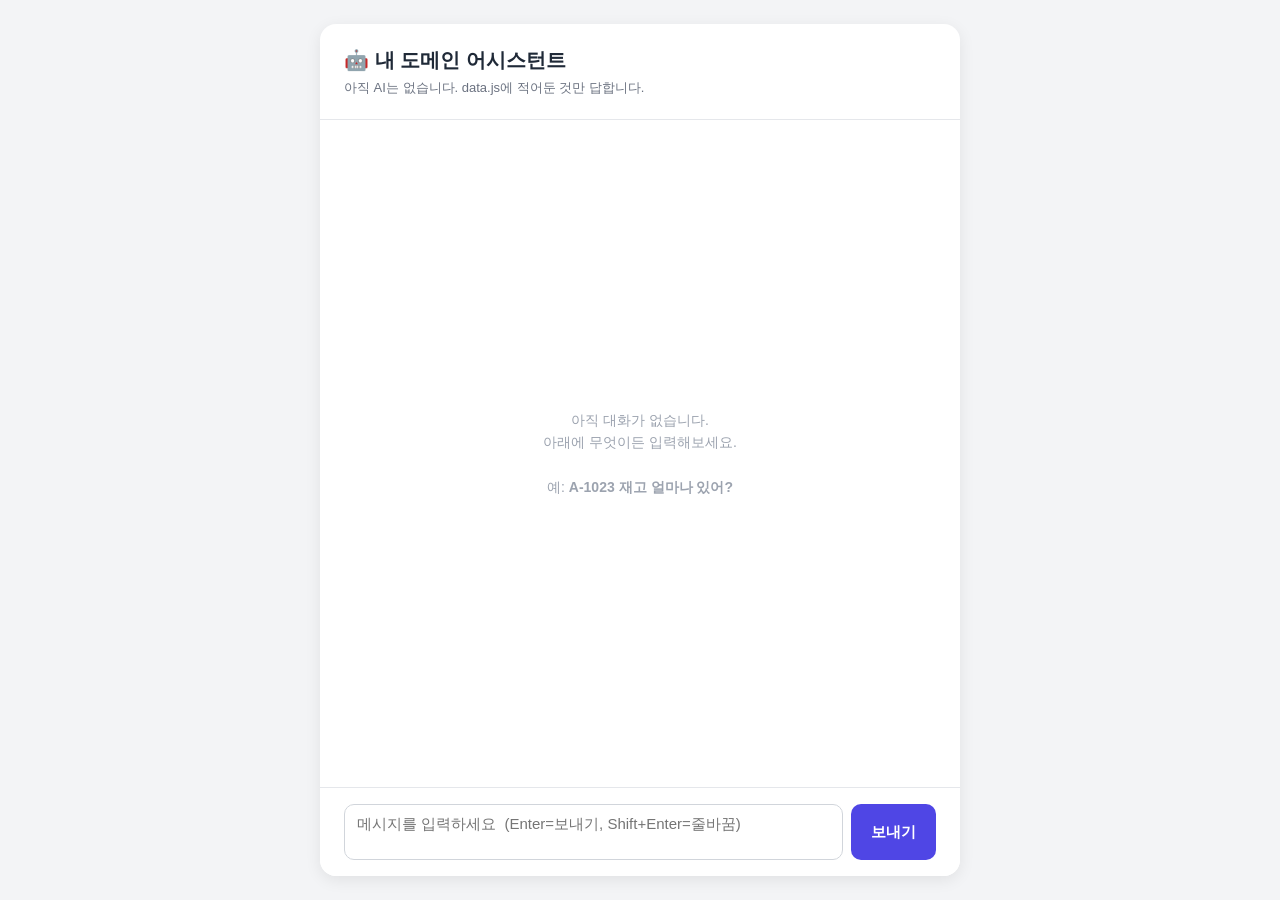
<file: 02-web/01-web-basic/example/index.html>
<!DOCTYPE html>
<!--
  2-1단계 완성본 — 채팅창의 "뼈대"
  ================================================================
  HTML은 "무엇이 있는가"만 정합니다.
    꾸미기는 style.css, 동작은 script.js, 답할 내용물은 data.js가 맡습니다.

  ★ 이 파일에서 눈여겨볼 것 세 가지

    ① id="..." 속성
       JavaScript가 요소를 찾아올 때 쓰는 이름표입니다.
       이 파일의 id 와 script.js 의 getElementById 가 짝입니다.
       한쪽만 바꾸면 그 순간 화면이 죽습니다. 초보자 에러 1순위입니다.

    ② 아래 세 줄은 "나중에 추가된 줄"입니다
         <link rel="stylesheet" ...>   ← STEP 2에서 추가 (꾸미기 연결)
         <script src="data.js">        ← STEP 4에서 추가 (내용물 연결)
         <script src="script.js">      ← STEP 3에서 추가 (동작 연결)
       STEP 1에서는 이 셋이 없었고, 그래도 화면은 떴습니다.
       "HTML만으로도 페이지는 존재한다"가 STEP 1의 결론이었습니다.

    ③ data.js 가 script.js 보다 먼저 옵니다 ← ★ 순서가 중요합니다
       script.js가 DUMMY_DATA를 쓰는데, 아직 안 읽힌 상태면
       "DUMMY_DATA is not defined" 라는 빨간 글씨를 보게 됩니다.

  ★ 이 페이지는 서버가 없습니다. 파일을 더블클릭하면 그걸로 끝입니다.
    터미널 명령도, 파이썬도, 인터넷도 필요 없습니다.
-->
<html lang="ko">
<head>
  <meta charset="UTF-8">
  <meta name="viewport" content="width=device-width, initial-scale=1.0">
  <title>내 도메인 어시스턴트</title>

  <!-- STEP 2에서 추가된 줄 — 이 한 줄이 style.css를 데려옵니다 -->
  <link rel="stylesheet" href="style.css">
</head>
<body>

  <main class="chat">

    <!-- ① 머리말 — 각자 자기 도메인으로 바꿔보세요 -->
    <header class="chat-header">
      <h1>🤖 내 도메인 어시스턴트</h1>
      <p class="subtitle">아직 AI는 없습니다. data.js에 적어둔 것만 답합니다.</p>
    </header>

    <!-- ② 대화가 쌓이는 곳 — 처음엔 비어 있고, script.js가 채웁니다 -->
    <div id="messages" class="messages"></div>

    <!-- ③ 입력 영역
         <form>으로 감싼 이유: Enter 키로 보내기가 공짜로 따라옵니다.
         (form은 "제출"이라는 개념을 브라우저가 이미 알고 있습니다) -->
    <form id="chat-form" class="composer">
      <textarea
        id="input"
        rows="2"
        placeholder="메시지를 입력하세요  (Enter=보내기, Shift+Enter=줄바꿈)"></textarea>
      <button id="send" type="submit">보내기</button>
    </form>

  </main>

  <!-- ⚠️ 항상 body 맨 끝에 둡니다. 위 요소들이 먼저 만들어져야 찾을 수 있습니다.
       그리고 data.js 가 script.js 보다 먼저여야 합니다. -->
  <script src="data.js"></script>
  <script src="script.js"></script>

</body>
</html>
</file>
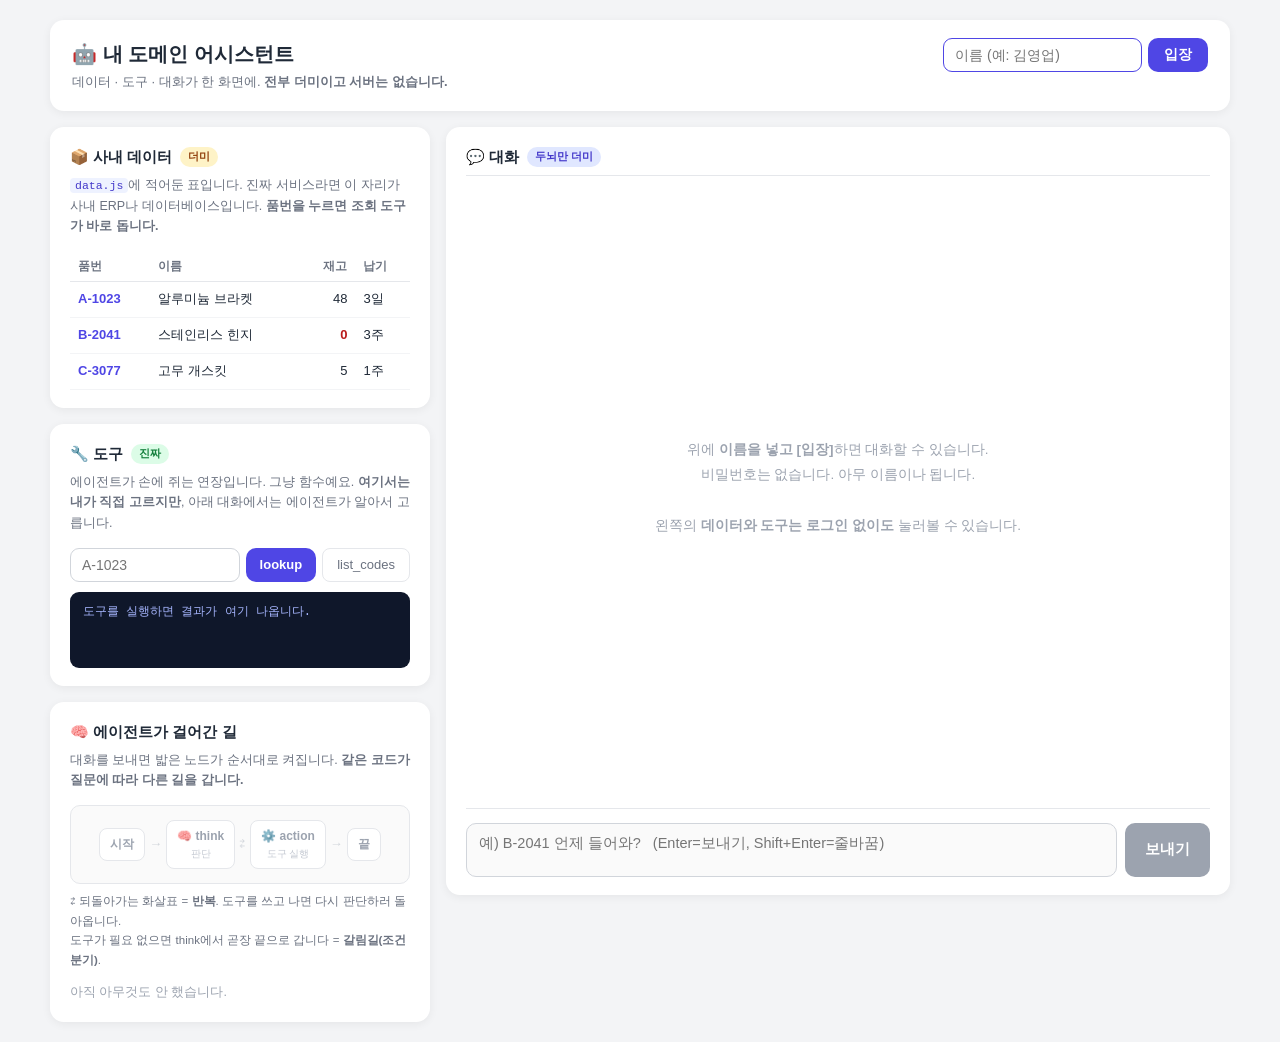
<file: 02-web/02-web-goal/example/index.html>
<!DOCTYPE html>
<!--
  2-2단계 완성본 — 에이전트 껍데기 (한 화면)
  ================================================================
  ★ 화면 하나에 네 덩어리가 다 나와 있습니다. 눌러보면서 익히라고 이렇게 폈습니다.

    ① 📦 사내 데이터   data.js의 표 그대로.  품번을 누르면 도구가 바로 돕니다
    ② 🔧 도구          에이전트가 쥐는 연장.  직접 눌러 실행해볼 수 있습니다
    ③ 💬 대화          같은 도구를 에이전트가 "알아서" 골라 쓰는 자리
    ④ 🧠 그래프        방금 에이전트가 어느 노드를 어떤 순서로 밟았는지

  ★ ②와 ③을 비교하는 게 이 화면의 핵심입니다.

      ② 도구를 내가 고른다  → 프로그램
      ③ 도구를 쟤가 고른다  → 에이전트

    같은 lookup() 함수를, 왼쪽에서는 내가 누르고 오른쪽에서는 에이전트가 부릅니다.
    그 차이 하나가 "챗봇"과 "에이전트"를 가릅니다.

  ★ 서버가 없습니다. 이 파일을 더블클릭하면 그걸로 끝입니다.
    설치도, 터미널도, 계정도, 인터넷도 필요 없습니다.
-->
<html lang="ko">
<head>
  <meta charset="UTF-8">
  <meta name="viewport" content="width=device-width, initial-scale=1.0">
  <title>내 도메인 어시스턴트 — 에이전트 껍데기</title>
  <link rel="stylesheet" href="style.css">
</head>
<body>

<div class="app">

  <!-- ═══ 머리말 + 로그인 ═══════════════════════════════════════ -->
  <header class="app-header">
    <div>
      <h1>🤖 내 도메인 어시스턴트</h1>
      <p class="subtitle">데이터 · 도구 · 대화가 한 화면에. <b>전부 더미이고 서버는 없습니다.</b></p>
    </div>

    <div class="session">
      <!-- 로그인 — 이름만 적으면 통과하는 더미입니다.
           ⚠️ 어디에도 저장하지 않습니다. 새로고침하거나 창을 닫으면 바로 풀립니다. -->
      <form id="login-form" class="login-form">
        <input id="login-name" type="text" placeholder="이름 (예: 김영업)" autocomplete="off">
        <button type="submit">입장</button>
      </form>

      <div id="who-box" class="who-box hidden">
        <span id="who" class="who"></span>
        <button id="new-chat" class="ghost" type="button">새 대화</button>
        <button id="logout" class="ghost" type="button">나가기</button>
      </div>
    </div>
  </header>


  <main class="grid">

    <!-- ═══ ① 사내 데이터 ═══════════════════════════════════════ -->
    <section class="panel">
      <h2>📦 사내 데이터 <span class="tag fake">더미</span></h2>
      <p class="panel-hint">
        <code>data.js</code>에 적어둔 표입니다. 진짜 서비스라면 이 자리가
        사내 ERP나 데이터베이스입니다. <b>품번을 누르면 조회 도구가 바로 돕니다.</b>
      </p>
      <table class="table">
        <thead>
          <tr><th>품번</th><th>이름</th><th class="num">재고</th><th>납기</th></tr>
        </thead>
        <tbody id="inventory"></tbody>
      </table>
    </section>


    <!-- ═══ ② 도구 ══════════════════════════════════════════════ -->
    <section class="panel">
      <h2>🔧 도구 <span class="tag real">진짜</span></h2>
      <p class="panel-hint">
        에이전트가 손에 쥐는 연장입니다. 그냥 함수예요.
        <b>여기서는 내가 직접 고르지만</b>, 아래 대화에서는 에이전트가 알아서 고릅니다.
      </p>

      <div class="tool-row">
        <input id="tool-code" type="text" placeholder="A-1023" autocomplete="off">
        <button id="run-lookup" type="button">lookup</button>
        <button id="run-list" class="ghost" type="button">list_codes</button>
      </div>

      <pre id="tool-result" class="tool-result">도구를 실행하면 결과가 여기 나옵니다.</pre>
    </section>


    <!-- ═══ ④ 그래프 ════════════════════════════════════════════ -->
    <section class="panel">
      <h2>🧠 에이전트가 걸어간 길</h2>
      <p class="panel-hint">
        대화를 보내면 밟은 노드가 순서대로 켜집니다.
        <b>같은 코드가 질문에 따라 다른 길을 갑니다.</b>
      </p>

      <!-- 그래프 그림 — agent.js의 구조를 그대로 그린 것입니다 -->
      <div class="graph">
        <span class="gnode" id="g-start">시작</span>
        <span class="garrow">→</span>
        <span class="gnode think" id="g-think">🧠 think<small>판단</small></span>
        <span class="garrow" id="g-branch">⇄</span>
        <span class="gnode action" id="g-action">⚙️ action<small>도구 실행</small></span>
        <span class="garrow">→</span>
        <span class="gnode" id="g-end">끝</span>
      </div>
      <p class="graph-note">
        ⇄ 되돌아가는 화살표 = <b>반복</b>. 도구를 쓰고 나면 다시 판단하러 돌아옵니다.<br>
        도구가 필요 없으면 think에서 곧장 끝으로 갑니다 = <b>갈림길(조건 분기)</b>.
      </p>

      <ol id="trace" class="trace"></ol>
    </section>


    <!-- ═══ ③ 대화 ══════════════════════════════════════════════ -->
    <section class="panel chat-panel">
      <h2>💬 대화 <span class="tag half">두뇌만 더미</span></h2>

      <div id="messages" class="messages"></div>

      <form id="chat-form" class="composer">
        <textarea
          id="input"
          rows="2"
          placeholder="예) B-2041 언제 들어와?   (Enter=보내기, Shift+Enter=줄바꿈)"></textarea>
        <button id="send" type="submit">보내기</button>
      </form>
    </section>

  </main>
</div>

<!-- ⚠️ 순서가 중요합니다. 아래에서 위를 부르기 때문에 위가 먼저 읽혀야 합니다.
     data.js  → 더미 사내 데이터 (재고표 · 사용자)
     brain.js → 판단 (여기가 나중에 진짜 LLM이 들어갈 자리)
     agent.js → 그래프 + 도구 + 화면이 부르는 Backend
     script.js → 화면 동작 -->
<script src="data.js"></script>
<script src="brain.js"></script>
<script src="agent.js"></script>
<script src="script.js"></script>

</body>
</html>
</file>
<file: 02-web/01-web-basic/example/style.css>
/*
  2-1단계 완성본 — 채팅창 "꾸미기"
  ================================================================
  ★ 이 파일의 진짜 목적은 CSS 속성을 외우는 게 아닙니다.

      "HTML은 한 글자도 안 바뀌었는데 화면이 완전히 달라졌다"

    이걸 눈으로 확인하는 것입니다. (STEP 1 → STEP 2)
    구조(HTML)와 겉모습(CSS)은 분리되어 있습니다.

  ★ 먼저 바꿔볼 것: 아래 --main-color 값 하나
      #4f46e5(보라) → #059669(초록) → #dc2626(빨강)
    저장 → 브라우저 새로고침. 이 루프를 몸에 익히세요.
*/

/* ── 색깔 한곳 모으기 ──────────────────────────────────────────
   :root 는 "문서 전체"를 뜻합니다.
   여기서 정한 이름을 아래에서 var(--이름) 으로 꺼내 씁니다.
   색을 한 곳에서만 고치면 되도록 모아둔 것입니다. */
:root {
  --main-color: #4f46e5;   /* 버튼·내 말풍선 색 */
  --bg-color: #f3f4f6;     /* 배경 색 */
  --card-color: #ffffff;   /* 카드 색 */
  --text-color: #1f2937;   /* 글자 색 */
  --bot-bubble: #f3f4f6;   /* 상대 말풍선 색 */
  --line-color: #e5e7eb;   /* 구분선 색 */
}

/* ── 페이지 전체 ────────────────────────────────────────────── */
body {
  margin: 0;
  padding: 24px 16px;
  background: var(--bg-color);
  color: var(--text-color);
  font-family: "Segoe UI", "맑은 고딕", sans-serif;
  line-height: 1.6;
}

/* ── 가운데 흰 카드 = 채팅창 전체 ───────────────────────────── */
.chat {
  max-width: 640px;
  height: calc(100vh - 48px);   /* 화면 높이에서 위아래 여백을 뺀 만큼 */
  margin: 0 auto;
  background: var(--card-color);
  border-radius: 16px;
  box-shadow: 0 4px 16px rgba(0, 0, 0, 0.08);

  /* ★ 채팅창의 핵심 배치
     세로로 [머리말][대화][입력창] 세 덩어리를 쌓고,
     가운데 대화 영역만 남는 공간을 다 차지하게 합니다. */
  display: flex;
  flex-direction: column;
  overflow: hidden;
}

/* ── ① 머리말 ───────────────────────────────────────────────── */
.chat-header {
  padding: 20px 24px;
  border-bottom: 1px solid var(--line-color);
}

.chat-header h1 {
  margin: 0 0 2px;
  font-size: 20px;
}

.subtitle {
  margin: 0;
  color: #6b7280;
  font-size: 13px;
}

/* ── ② 대화 영역 ────────────────────────────────────────────── */
.messages {
  flex: 1;                 /* ★ 남는 공간을 전부 차지 */
  overflow-y: auto;        /* 넘치면 이 안에서만 스크롤 */
  padding: 20px 24px;
  display: flex;
  flex-direction: column;
  gap: 12px;
}

/* 말풍선 공통 */
.bubble {
  max-width: 78%;
  padding: 10px 14px;
  border-radius: 14px;
  white-space: pre-wrap;   /* 줄바꿈(\n)을 화면에도 줄바꿈으로 */
  word-break: break-word;  /* 긴 단어가 상자를 뚫고 나가지 않게 */
  font-size: 15px;
}

/* 내가 쓴 말 — 오른쪽, 색 채움 */
.bubble.me {
  align-self: flex-end;
  background: var(--main-color);
  color: white;
  border-bottom-right-radius: 4px;   /* 한 귀퉁이만 각지게 = 말풍선 느낌 */
}

/* 답변 — 왼쪽, 회색 */
.bubble.bot {
  align-self: flex-start;
  background: var(--bot-bubble);
  color: var(--text-color);
  border-bottom-left-radius: 4px;
}

/* "생각 중..." 표시 — 옅게 */
.bubble.pending {
  opacity: 0.55;
}

/* 대화가 하나도 없을 때 안내 */
.empty {
  margin: auto;
  color: #9ca3af;
  font-size: 14px;
  text-align: center;
}

/* ── ③ 입력 영역 ────────────────────────────────────────────── */
.composer {
  display: flex;
  gap: 8px;
  padding: 16px 24px;
  border-top: 1px solid var(--line-color);
  background: var(--card-color);
}

textarea {
  flex: 1;
  box-sizing: border-box;  /* 없으면 padding 때문에 상자를 뚫고 나갑니다 */
  padding: 10px 12px;
  border: 1px solid #d1d5db;
  border-radius: 10px;
  font-family: inherit;    /* 위에서 정한 글꼴 그대로 */
  font-size: 15px;
  resize: none;
}

textarea:focus {
  outline: none;
  border-color: var(--main-color);
}

button {
  padding: 0 20px;
  background: var(--main-color);
  color: white;
  border: none;
  border-radius: 10px;
  font-size: 15px;
  font-weight: 600;
  cursor: pointer;         /* 마우스를 올리면 손가락 모양 */
  white-space: nowrap;
}

button:hover {
  opacity: 0.9;
}

button:disabled {
  background: #9ca3af;
  cursor: not-allowed;
}
</file>
<file: 02-web/02-web-goal/example/style.css>
/*
  2-2단계 완성본 — 화면 "꾸미기"
  ================================================================
  ★ 2-1단계의 style.css를 그대로 가져와 아래를 덧붙였습니다.

    ① 한 화면 배치 (grid)     네 덩어리를 한 페이지에 펼치기
    ② 데이터 표 · 도구 패널
    ③ 그래프 그림             밟은 노드가 켜지는 것
    ④ 진행 과정 · 근거 칩      에이전트가 무슨 일을 했는지

  말풍선·입력창·색은 2-1단계와 같습니다.
*/

:root {
  --main-color: #4f46e5;
  --bg-color: #f3f4f6;
  --card-color: #ffffff;
  --text-color: #1f2937;
  --bot-bubble: #f3f4f6;
  --line-color: #e5e7eb;
  --step-color: #7c3aed;    /* think 강조색 */
  --act-color: #b45309;     /* action 강조색 */
}

* { box-sizing: border-box; }

body {
  margin: 0;
  padding: 20px 16px;
  background: var(--bg-color);
  color: var(--text-color);
  font-family: "Segoe UI", "맑은 고딕", sans-serif;
  line-height: 1.6;
}

.hidden { display: none !important; }

code {
  padding: 1px 5px;
  background: #eef2ff;
  border-radius: 4px;
  color: #4338ca;
  font-size: 0.92em;
}


/* ══ ① 전체 배치 ═════════════════════════════════════════════ */
.app {
  max-width: 1180px;
  margin: 0 auto;
}

.app-header {
  display: flex;
  align-items: flex-start;
  justify-content: space-between;
  flex-wrap: wrap;
  gap: 12px;
  margin-bottom: 16px;
  padding: 18px 22px;
  background: var(--card-color);
  border-radius: 14px;
  box-shadow: 0 2px 10px rgba(0, 0, 0, 0.06);
}

.app-header h1 { margin: 0 0 2px; font-size: 20px; }
.subtitle { margin: 0; color: #6b7280; font-size: 13px; }

/* 왼쪽 = 데이터·도구·그래프,  오른쪽 = 대화 (키가 큰 쪽) */
.grid {
  display: grid;
  grid-template-columns: 380px 1fr;
  gap: 16px;
  align-items: start;
}

.panel {
  padding: 18px 20px;
  background: var(--card-color);
  border-radius: 14px;
  box-shadow: 0 2px 10px rgba(0, 0, 0, 0.06);
}

.panel h2 {
  display: flex;
  align-items: center;
  gap: 8px;
  margin: 0 0 6px;
  font-size: 15px;
}

.panel-hint {
  margin: 0 0 14px;
  color: #6b7280;
  font-size: 12.5px;
  line-height: 1.65;
}

/* 대화 패널은 오른쪽 칸 전체를 세로로 차지합니다 */
.chat-panel {
  grid-column: 2;
  grid-row: 1 / span 3;
  display: flex;
  flex-direction: column;
  height: calc(100vh - 132px);
  min-height: 520px;
}

/* 화면이 좁으면 한 줄로 쌓습니다 */
@media (max-width: 900px) {
  .grid { grid-template-columns: 1fr; }
  .chat-panel { grid-column: 1; grid-row: auto; height: 70vh; }
}

/* 진짜 / 가짜 딱지 — 이 수업에서 제일 중요한 구분입니다 */
.tag {
  padding: 1px 8px;
  border-radius: 999px;
  font-size: 11px;
  font-weight: 600;
}

.tag.real { background: #dcfce7; color: #15803d; }
.tag.fake { background: #fef3c7; color: #92400e; }
.tag.half { background: #e0e7ff; color: #4338ca; }


/* ══ 로그인 (더미) ════════════════════════════════════════════ */
.session { display: flex; align-items: center; }

.login-form { display: flex; gap: 6px; }

.login-form input,
.tool-row input {
  padding: 8px 11px;
  border: 1px solid #d1d5db;
  border-radius: 9px;
  font-family: inherit;
  font-size: 14px;
}

.login-form input:focus,
.tool-row input:focus {
  outline: none;
  border-color: var(--main-color);
}

.login-form button { padding: 0 16px; font-size: 14px; }

.who-box { display: flex; align-items: center; gap: 8px; }
.who { color: #374151; font-size: 13px; font-weight: 600; }

/* 테두리만 있는 보조 버튼 */
button.ghost {
  padding: 6px 12px;
  background: transparent;
  color: #6b7280;
  border: 1px solid var(--line-color);
  border-radius: 8px;
  font-size: 12.5px;
  font-weight: 500;
}

button.ghost:hover { background: var(--bg-color); opacity: 1; }


/* ══ ② 데이터 표 ═════════════════════════════════════════════ */
.table {
  width: 100%;
  border-collapse: collapse;
  font-size: 13px;
}

.table th {
  padding: 6px 8px;
  border-bottom: 1px solid var(--line-color);
  color: #6b7280;
  font-size: 11.5px;
  font-weight: 600;
  text-align: left;
}

.table td {
  padding: 7px 8px;
  border-bottom: 1px solid #f3f4f6;
}

.table .num { text-align: right; }

/* 품번 칸 — 누르면 도구가 돕니다 */
.table tr.row:hover { background: #f9fafb; cursor: pointer; }
.table .code { color: var(--main-color); font-weight: 600; }

/* 재고 0 — 눈에 띄게 */
.table .zero { color: #b91c1c; font-weight: 600; }


/* ══ ② 도구 패널 ═════════════════════════════════════════════ */
.tool-row {
  display: flex;
  gap: 6px;
  margin-bottom: 10px;
}

.tool-row input { flex: 1; min-width: 0; }
.tool-row button { padding: 0 14px; font-size: 13px; }

.tool-result {
  margin: 0;
  padding: 11px 13px;
  min-height: 76px;
  max-height: 200px;
  overflow-y: auto;
  background: #0f172a;
  border-radius: 9px;
  color: #a5b4fc;
  font-family: Consolas, "D2Coding", monospace;
  font-size: 12px;
  line-height: 1.65;
  white-space: pre-wrap;
  word-break: break-word;
}


/* ══ ③ 그래프 그림 ═══════════════════════════════════════════ */
.graph {
  display: flex;
  align-items: center;
  justify-content: center;
  flex-wrap: wrap;
  gap: 4px;
  padding: 14px 6px;
  background: #fafafa;
  border: 1px solid var(--line-color);
  border-radius: 10px;
}

.gnode {
  display: flex;
  flex-direction: column;
  align-items: center;
  padding: 6px 10px;
  border: 1px solid var(--line-color);
  border-radius: 8px;
  background: var(--card-color);
  color: #9ca3af;
  font-size: 12px;
  font-weight: 600;
  transition: all 0.25s;
}

.gnode small { color: #c4c9d2; font-size: 10px; font-weight: 500; }

.garrow { color: #d1d5db; font-size: 13px; transition: color 0.25s; }

/* 지금 밟고 있는 노드 */
.gnode.think.on {
  border-color: var(--step-color);
  background: #f5f3ff;
  color: var(--step-color);
}
.gnode.think.on small { color: var(--step-color); }

.gnode.action.on {
  border-color: var(--act-color);
  background: #fffbeb;
  color: var(--act-color);
}
.gnode.action.on small { color: var(--act-color); }

.gnode.on:not(.think):not(.action) { border-color: #9ca3af; color: #4b5563; }

.garrow.on { color: var(--step-color); }

.graph-note {
  margin: 8px 0 12px;
  color: #6b7280;
  font-size: 11.5px;
  line-height: 1.7;
}

/* 밟은 단계 목록 */
.trace {
  margin: 0;
  padding-left: 20px;
  color: #4b5563;
  font-size: 12.5px;
  min-height: 22px;
}

.trace li { margin: 3px 0; }
.trace .muted { color: #9ca3af; list-style: none; margin-left: -20px; }


/* ══ ④ 대화 ══════════════════════════════════════════════════ */
.messages {
  flex: 1;
  overflow-y: auto;
  padding: 4px 2px 12px;
  display: flex;
  flex-direction: column;
  gap: 14px;
  border-top: 1px solid var(--line-color);
}

.bubble {
  max-width: 78%;
  padding: 10px 14px;
  border-radius: 14px;
  white-space: pre-wrap;
  word-break: break-word;
  font-size: 14.5px;
}

.bubble.me {
  align-self: flex-end;
  background: var(--main-color);
  color: white;
  border-bottom-right-radius: 4px;
}

.bubble.bot {
  background: var(--bot-bubble);
  color: var(--text-color);
  border-bottom-left-radius: 4px;
}

.bubble.pending { opacity: 0.55; }

.empty {
  margin: auto;
  color: #9ca3af;
  font-size: 13.5px;
  text-align: center;
  line-height: 1.9;
}

/* 답변 한 덩어리 = 말풍선 + 근거 칩 + 진행 과정 */
.bot-block {
  align-self: flex-start;
  max-width: 88%;
  display: flex;
  flex-direction: column;
  gap: 6px;
}

.bot-block .bubble { max-width: 100%; }


/* 근거 칩 — "AI가 지어낸 말인가, 우리 데이터에서 나온 말인가" */
.sources {
  display: flex;
  flex-wrap: wrap;
  gap: 6px;
  padding-left: 2px;
}

.chip {
  padding: 2px 10px;
  background: #eef2ff;
  border: 1px solid #c7d2fe;
  border-radius: 999px;
  color: #4338ca;
  font-size: 11.5px;
  white-space: nowrap;
}


/* 진행 과정 접기/펴기 — <details>는 브라우저가 이미 아는 태그입니다.
   접었다 폈다 하는 데 JavaScript가 한 줄도 필요 없습니다. */
.steps {
  border: 1px dashed #ddd6fe;
  border-radius: 10px;
  background: #faf5ff;
  font-size: 12.5px;
}

.steps > summary {
  padding: 6px 12px;
  color: var(--step-color);
  cursor: pointer;
  list-style: none;
  user-select: none;
}

.steps > summary::-webkit-details-marker { display: none; }
.steps > summary::before { content: "▸ "; }
.steps[open] > summary::before { content: "▾ "; }

.steps ol {
  margin: 0;
  padding: 0 12px 10px 30px;
  color: #6b21a8;
}

.steps li { margin: 2px 0; }

/* 노드 이름 배지 — think / action */
.node {
  display: inline-block;
  min-width: 52px;
  margin-right: 6px;
  padding: 0 6px;
  border-radius: 4px;
  background: #ede9fe;
  color: var(--step-color);
  font-size: 11px;
  font-weight: 600;
  text-align: center;
}

.node.action { background: #fef3c7; color: var(--act-color); }


/* ══ 입력 영역 ═══════════════════════════════════════════════ */
.composer {
  display: flex;
  gap: 8px;
  padding-top: 14px;
  border-top: 1px solid var(--line-color);
}

textarea {
  flex: 1;
  padding: 10px 12px;
  border: 1px solid #d1d5db;
  border-radius: 10px;
  font-family: inherit;
  font-size: 14.5px;
  resize: none;
}

textarea:focus { outline: none; border-color: var(--main-color); }

button {
  padding: 0 20px;
  background: var(--main-color);
  color: white;
  border: none;
  border-radius: 10px;
  font-size: 14.5px;
  font-weight: 600;
  cursor: pointer;
  white-space: nowrap;
}

button:hover { opacity: 0.9; }

button:disabled { background: #9ca3af; cursor: not-allowed; }
</file>
